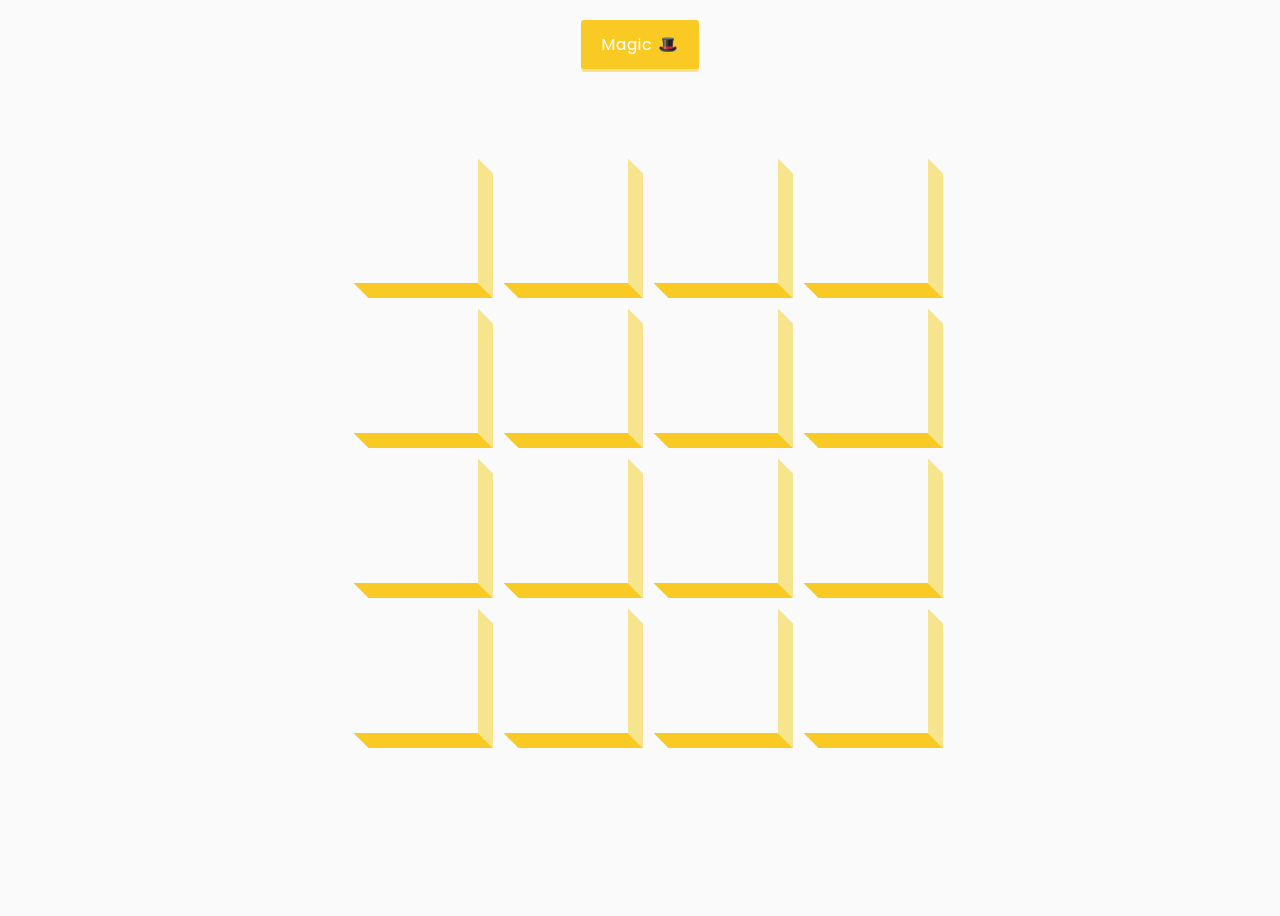
<file: 3dboxesbackground/index.html>
<!DOCTYPE html>
<html lang="en">
  <head>
    <meta charset="UTF-8" />
    <meta name="viewport" content="width=device-width, initial-scale=1.0" />
    <link
      rel="stylesheet"
      href="https://cdnjs.cloudflare.com/ajax/libs/font-awesome/5.14.0/css/all.min.css"
      integrity="sha512-1PKOgIY59xJ8Co8+NE6FZ+LOAZKjy+KY8iq0G4B3CyeY6wYHN3yt9PW0XpSriVlkMXe40PTKnXrLnZ9+fkDaog=="
      crossorigin="anonymous"
    />
    <link rel="stylesheet" href="style.css" />
    <title>3D Boxes Background</title>
  </head>
  <body>
    <button id="btn" class="magic">Magic 🎩</button>
    <div id="boxes" class="boxes big"></div>
    <script src="script.js"></script>
  </body>
</html>
</file>
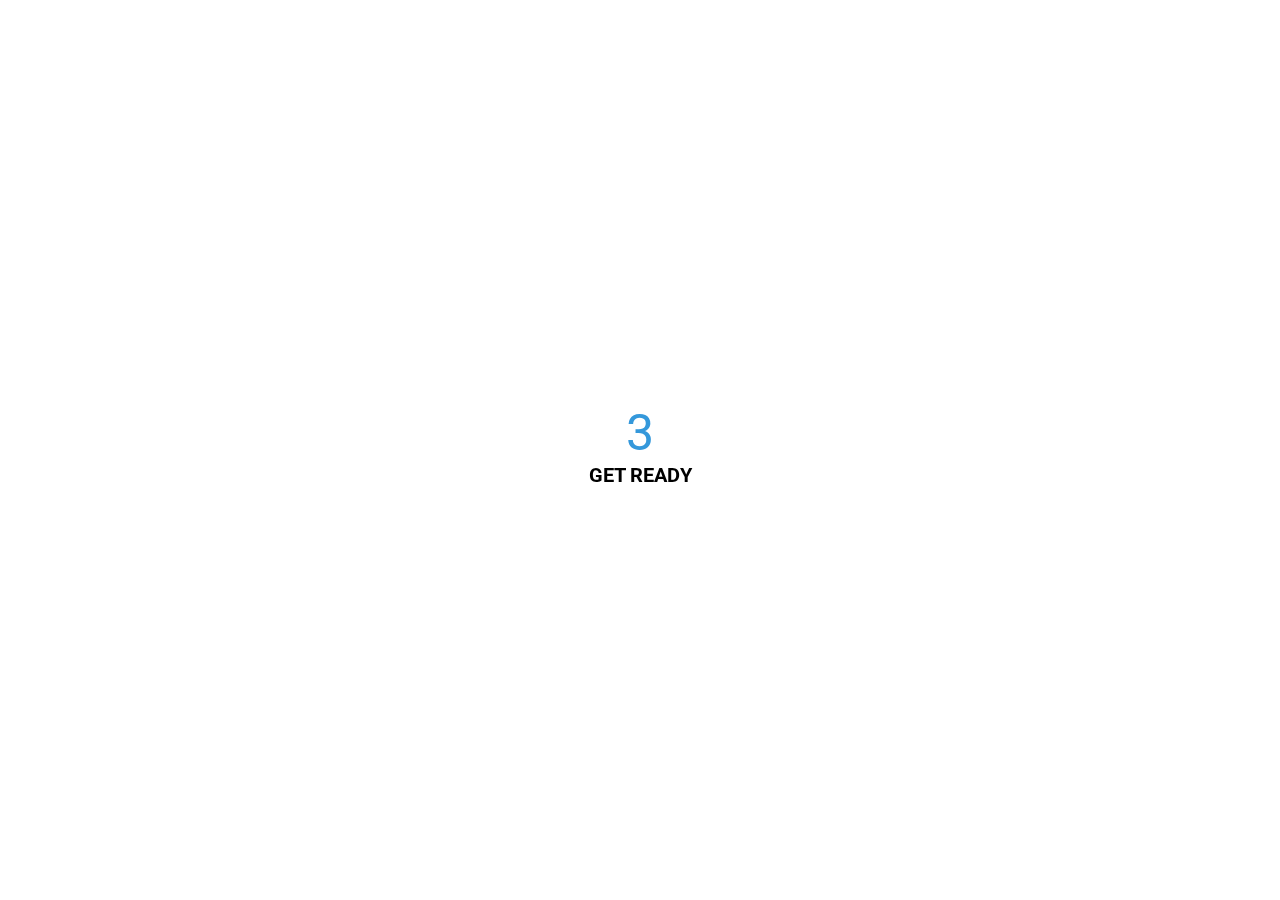
<file: animatedcountdown/index.html>
<!DOCTYPE html>
<html lang="en">
  <head>
    <meta charset="UTF-8" />
    <meta name="viewport" content="width=device-width, initial-scale=1.0" />
    <link rel="stylesheet" href="style.css" />
    <title>Animated Countdown</title>
  </head>
  <body>
    <div class="counter">
      <div class="nums">
        <span class="in">3</span>
        <span>2</span>
        <span>1</span>
        <span>0</span>
      </div>
      <h4>Get Ready</h4>
    </div>

    <div class="final">
      <h1>GO</h1>
      <button id="replay">
        <span>Replay</span>
      </button>
    </div>
    <script src="script.js"></script>
  </body>
</html>
</file>
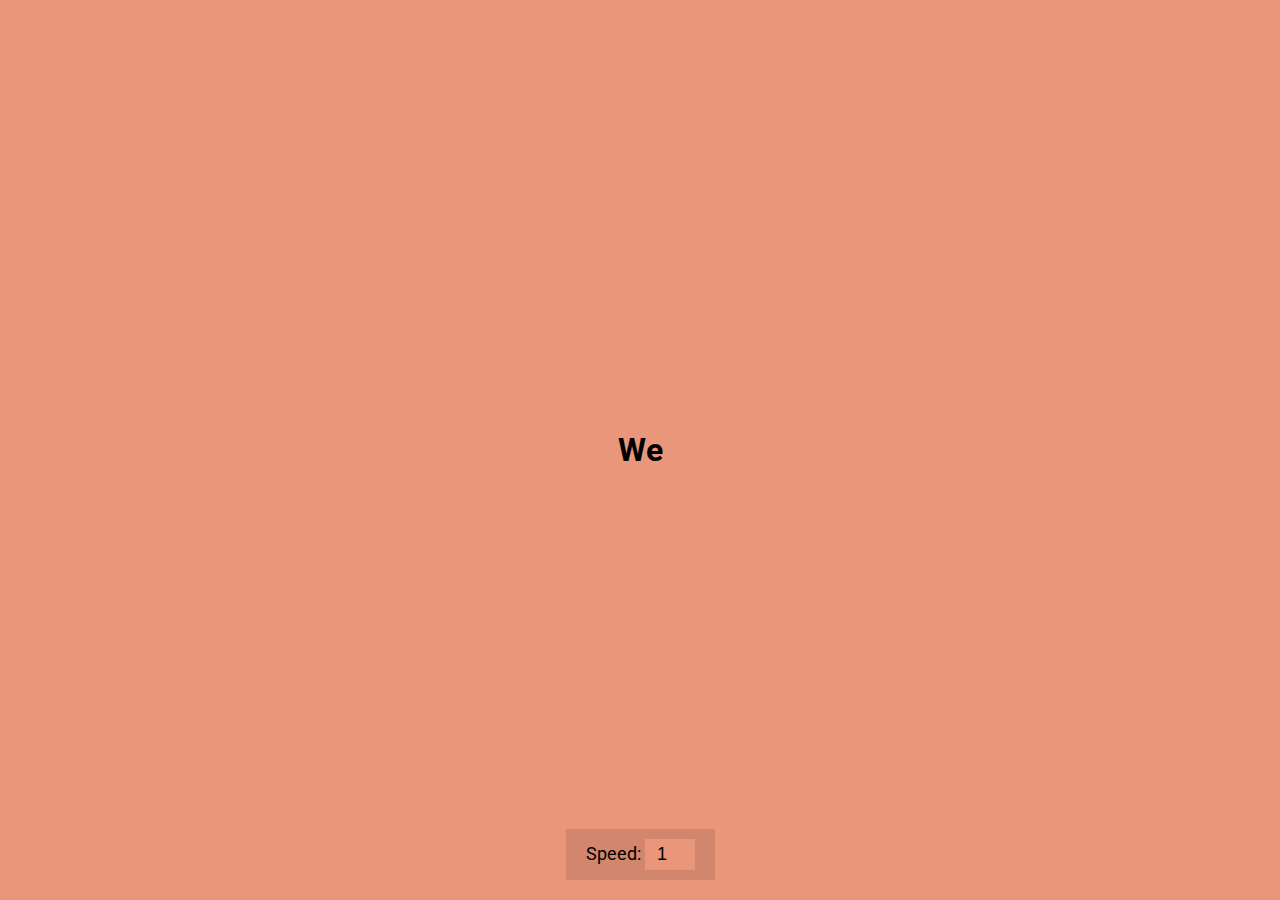
<file: autotexteffect/index.html>
<!DOCTYPE html>
<html lang="en">
  <head>
    <meta charset="UTF-8" />
    <meta name="viewport" content="width=device-width, initial-scale=1.0" />
    <link rel="stylesheet" href="style.css" />
    <title>Auto Text Effect</title>
  </head>
  <body>
    <h1 id="text">Starting...</h1>

    <div>
      <label for="speed">Speed:</label>
      <input type="number" name="speed" id="speed" value="1" min="1" max="10" step="1">
    </div>

    <script src="script.js"></script>
  </body>
</html>
</file>
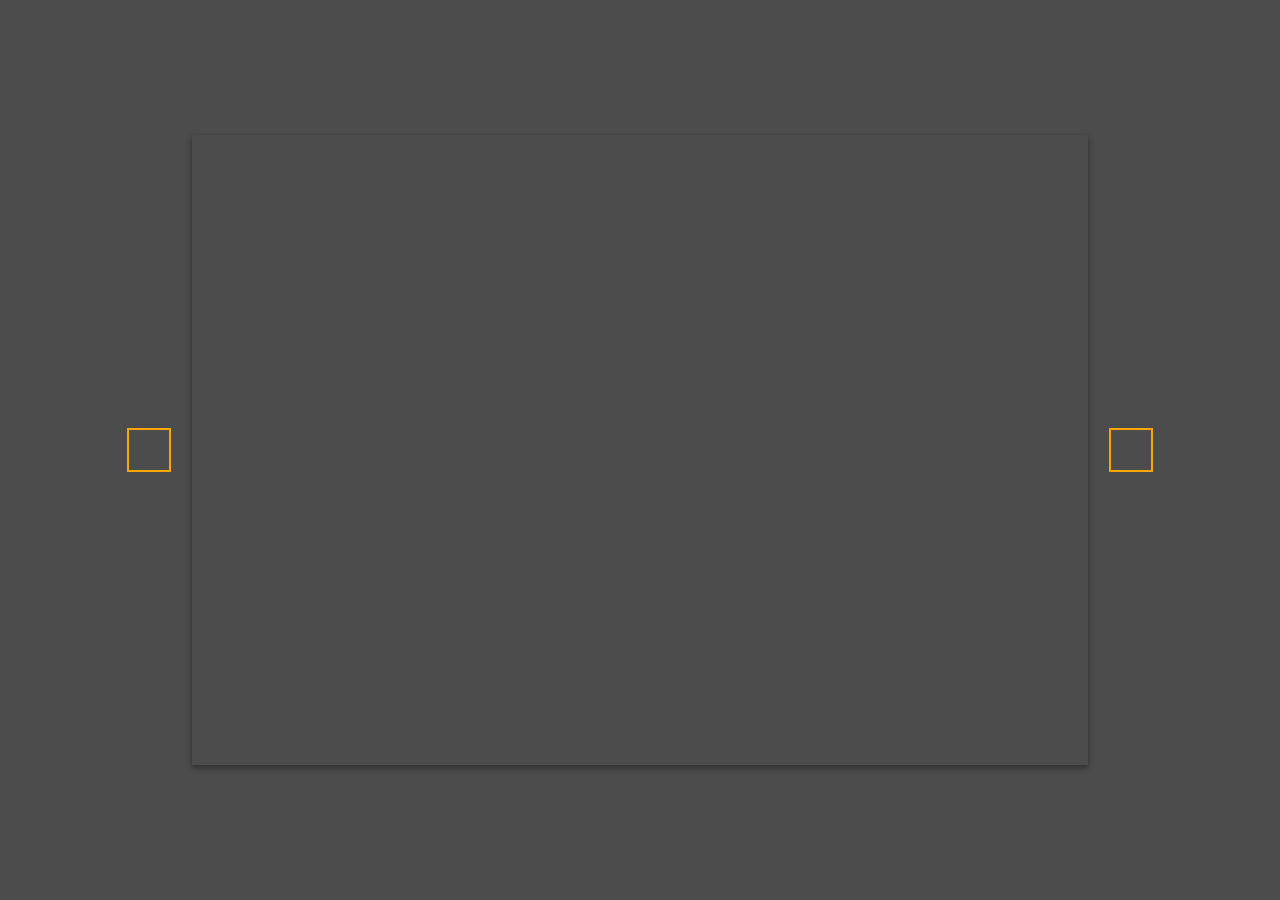
<file: backgroundslider/index.html>
<!DOCTYPE html>
<html lang="en">
  <head>
    <meta charset="UTF-8" />
    <meta name="viewport" content="width=device-width, initial-scale=1.0" />
    <link
      rel="stylesheet"
      href="https://cdnjs.cloudflare.com/ajax/libs/font-awesome/5.14.0/css/all.min.css"
      integrity="sha512-1PKOgIY59xJ8Co8+NE6FZ+LOAZKjy+KY8iq0G4B3CyeY6wYHN3yt9PW0XpSriVlkMXe40PTKnXrLnZ9+fkDaog=="
      crossorigin="anonymous"
    />
    <link rel="stylesheet" href="style.css" />
    <title>Background Slider</title>
  </head>
  <body>
    <div class="slider-container">
      <div
        class="slide active"
        style="
          background-image: url('https://images.unsplash.com/photo-1549880338-65ddcdfd017b?ixlib=rb-1.2.1&ixid=eyJhcHBfaWQiOjEyMDd9&auto=format&fit=crop&w=2100&q=80');
        "
      ></div>
      <div
        class="slide"
        style="
          background-image: url('https://images.unsplash.com/photo-1511593358241-7eea1f3c84e5?ixlib=rb-1.2.1&ixid=eyJhcHBfaWQiOjEyMDd9&auto=format&fit=crop&w=1934&q=80');
        "
      ></div>

      <div
        class="slide"
        style="
          background-image: url('https://images.unsplash.com/photo-1495467033336-2effd8753d51?ixlib=rb-1.2.1&ixid=eyJhcHBfaWQiOjEyMDd9&auto=format&fit=crop&w=2100&q=80');
        "
      ></div>

      <div
        class="slide"
        style="
          background-image: url('https://images.unsplash.com/photo-1522735338363-cc7313be0ae0?ixlib=rb-1.2.1&ixid=eyJhcHBfaWQiOjEyMDd9&auto=format&fit=crop&w=2689&q=80');
        "
      ></div>

      <div
        class="slide"
        style="
          background-image: url('https://images.unsplash.com/photo-1559087867-ce4c91325525?ixlib=rb-1.2.1&ixid=eyJhcHBfaWQiOjEyMDd9&auto=format&fit=crop&w=2100&q=80');
        "
      ></div>

      <button class="arrow left-arrow" id="left">
        <i class="fas fa-arrow-left"></i>
      </button>

      <button class="arrow right-arrow" id="right">
        <i class="fas fa-arrow-right"></i>
      </button>
    </div>
    <script src="script.js"></script>
  </body>
</html>
</file>
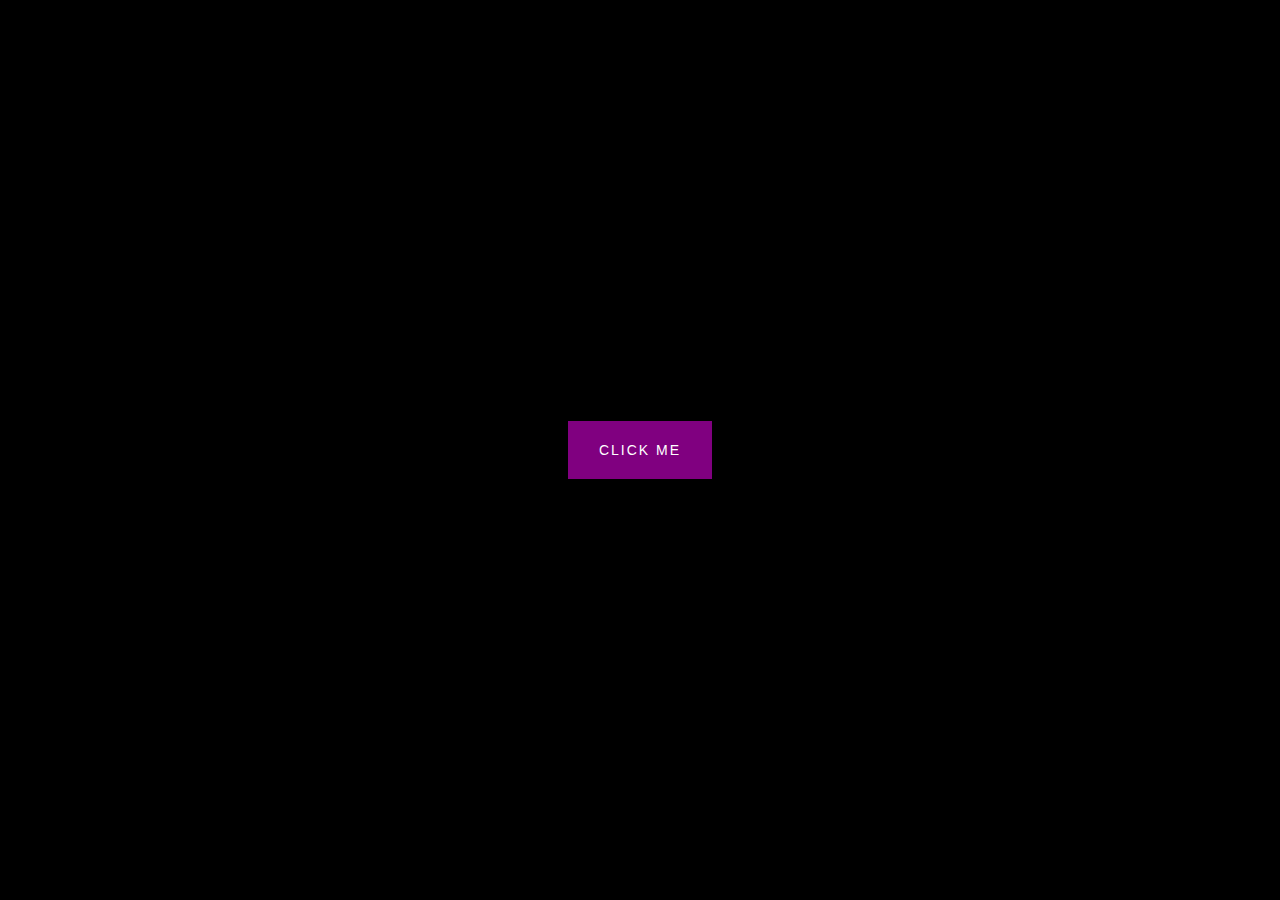
<file: buttonrippleeffect/index.html>
<!DOCTYPE html>
<html lang="en">
  <head>
    <meta charset="UTF-8" />
    <meta name="viewport" content="width=device-width, initial-scale=1.0" />
    <link rel="stylesheet" href="style.css" />
    <title>Button Ripple Effect</title>
  </head>
  <body>
    <button class="ripple">Click Me</button>
    <script src="script.js"></script>
  </body>
</html>
</file>
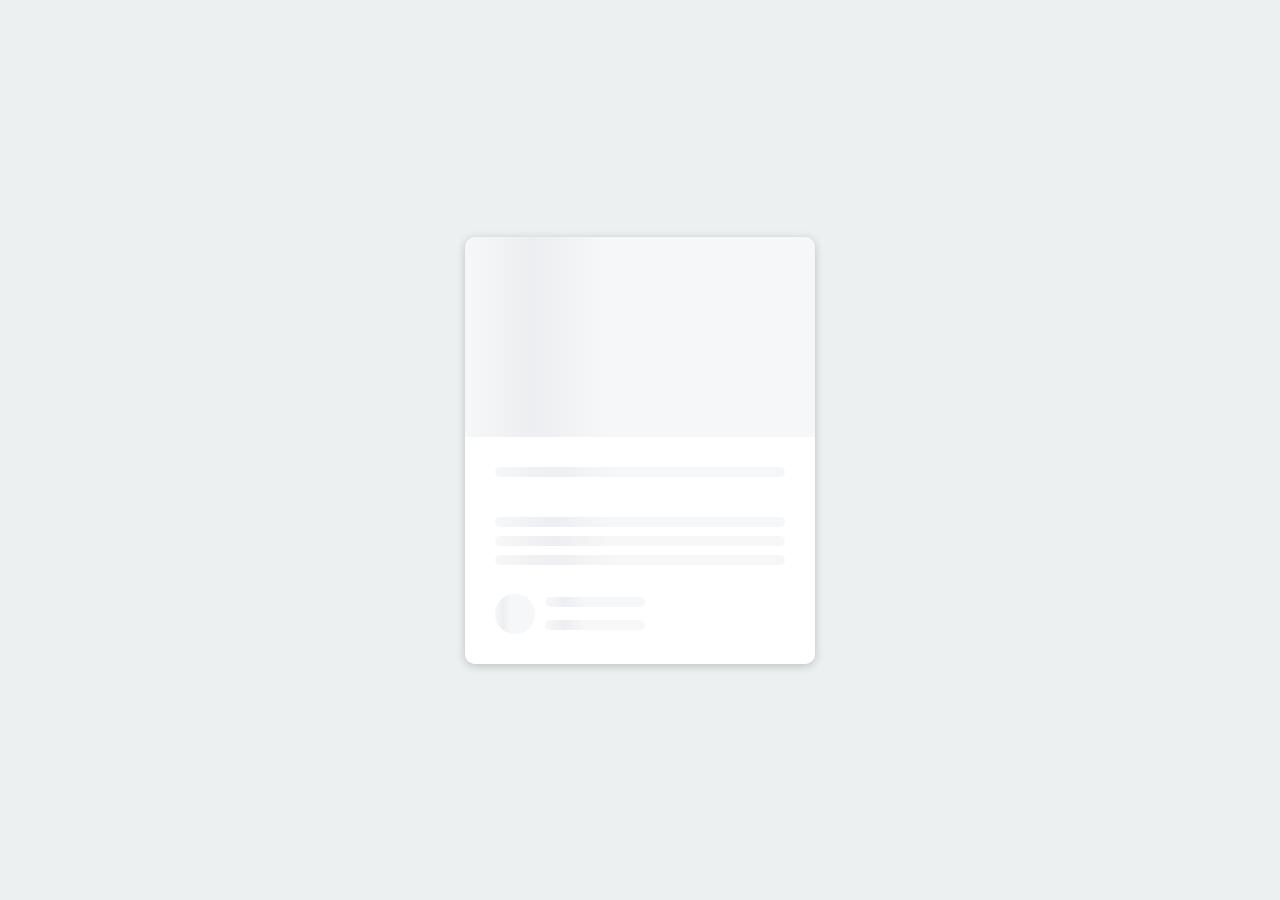
<file: contentplaceholder/index.html>
<!DOCTYPE html>
<html lang="en">
  <head>
    <meta charset="UTF-8" />
    <meta name="viewport" content="width=device-width, initial-scale=1.0" />
    <link rel="stylesheet" href="style.css" />
    <title>Content Placeholder</title>
  </head>
  <body>
    <div class="card">
      <div class="card-header animated-bg" id="header">&nbsp;</div>

      <div class="card-content">
        <h3 class="card-title animated-bg animated-bg-text" id="title">
          &nbsp;
        </h3>
        <p class="card-excerpt" id="excerpt">
          &nbsp;
          <span class="animated-bg animated-bg-text">&nbsp;</span>
          <span class="animated-bg animated-bg-text">&nbsp;</span>
          <span class="animated-bg animated-bg-text">&nbsp;</span>
        </p>
        <div class="author">
          <div class="profile-img animated-bg" id="profile_img">&nbsp;</div>
          <div class="author-info">
            <strong class="animated-bg animated-bg-text" id="name"
              >&nbsp;</strong
            >
            <small class="animated-bg animated-bg-text" id="date">&nbsp;</small>
          </div>
        </div>
      </div>
    </div>

    <script src="script.js"></script>
  </body>
</html>
</file>
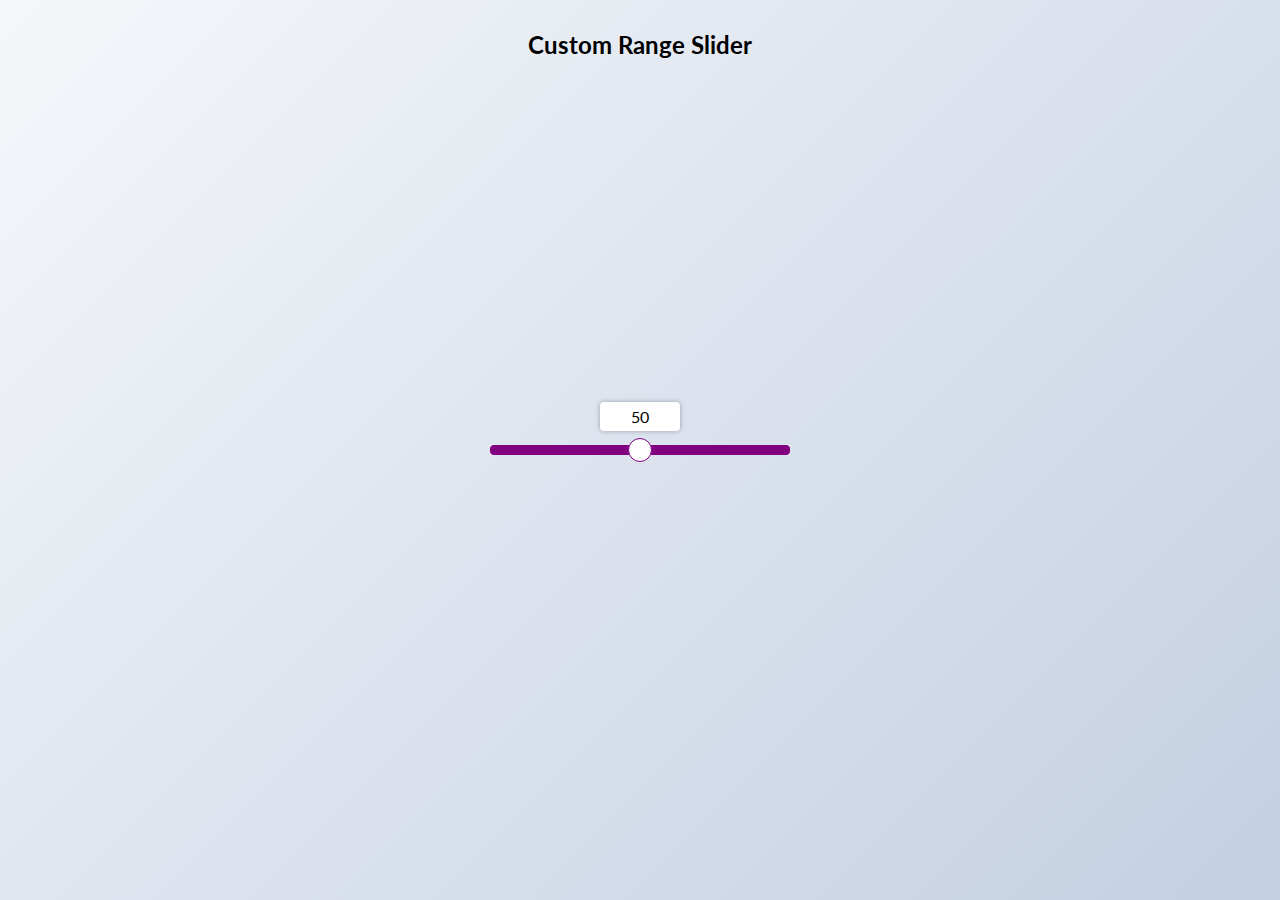
<file: customrangeslider/index.html>
<!DOCTYPE html>
<html lang="en">
  <head>
    <meta charset="UTF-8" />
    <meta name="viewport" content="width=device-width, initial-scale=1.0" />
    <link rel="stylesheet" href="style.css" />
    <title>Custom Range Slider</title>
  </head>
  <body>
    <h2>Custom Range Slider</h2>
    <div class="range-container">
      <input type="range" id="range" min="0" max="100">
      <label for="range">50</label>
    </div>

    <script src="script.js"></script>
  </body>
</html>
</file>
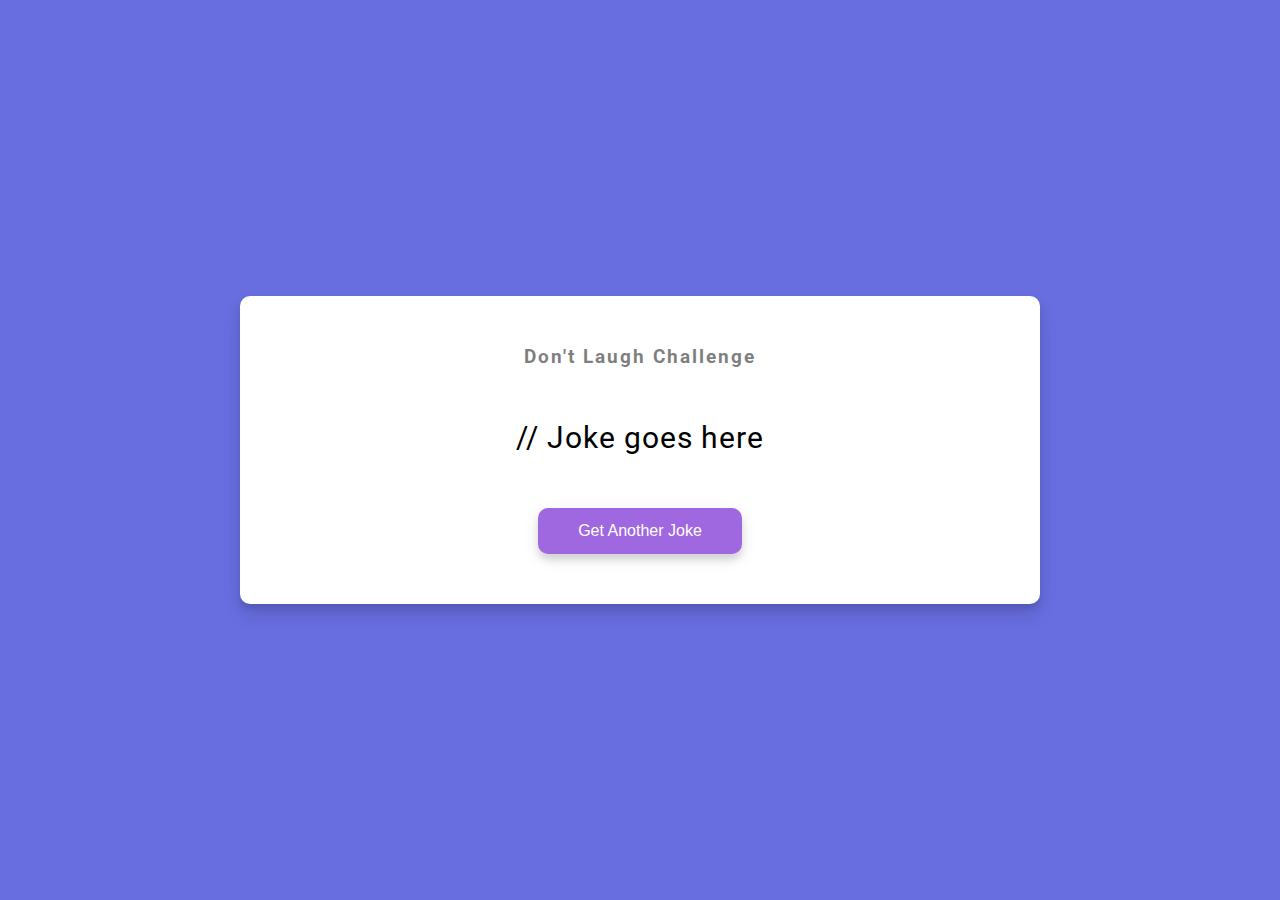
<file: dadjokes/index.html>
<!DOCTYPE html>
<html lang="en">
  <head>
    <meta charset="UTF-8" />
    <meta name="viewport" content="width=device-width, initial-scale=1.0" />
    <link rel="stylesheet" href="style.css" />
    <title>Dad Jokes</title>
  </head>
  <body>
    <div class="container">
      <h3>Don't Laugh Challenge</h3>
      <div id="joke" class="joke">// Joke goes here</div>
      <button id="jokeBtn" class="btn">Get Another Joke</button>
    </div>
    <script src="script.js"></script>
  </body>
</html>
</file>
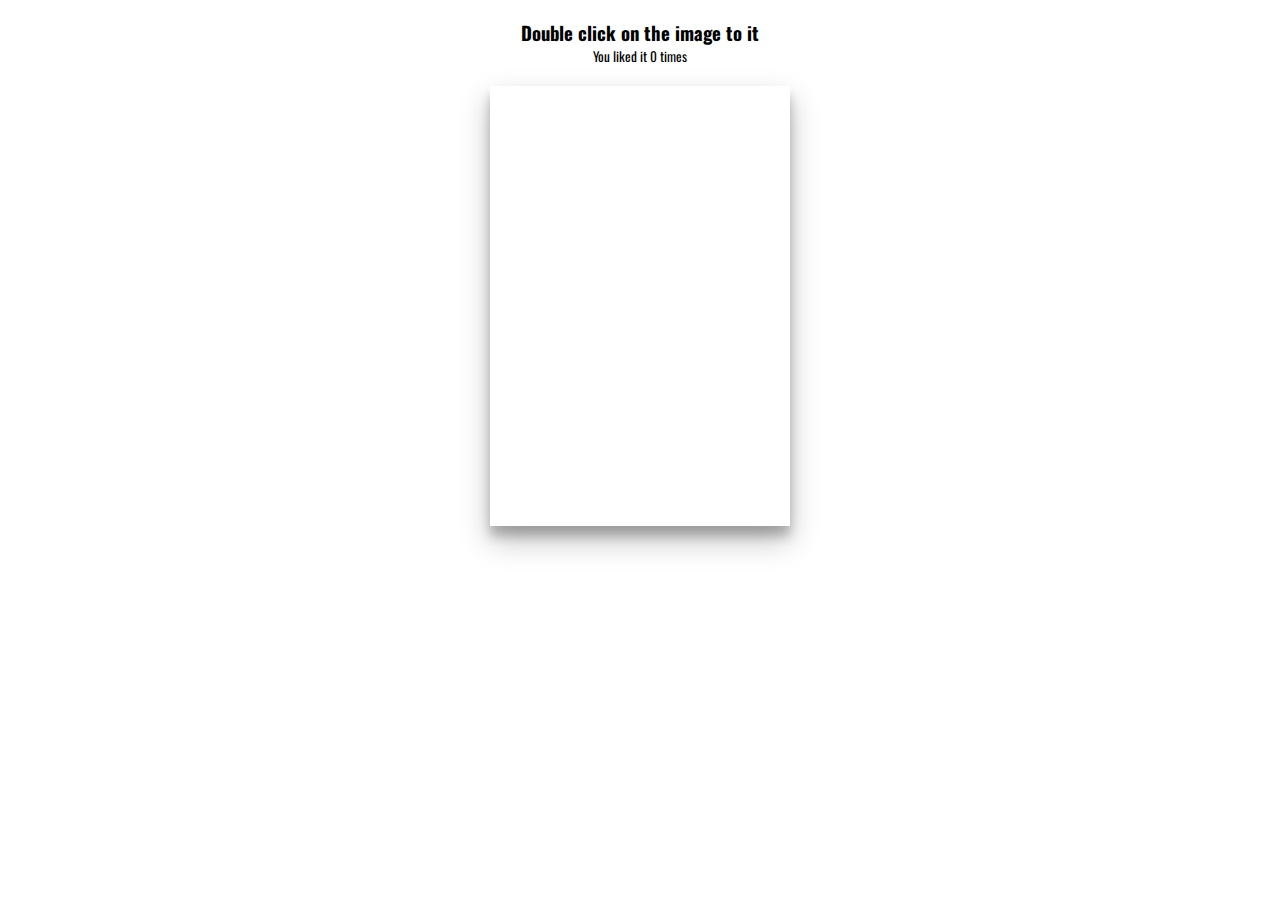
<file: doubleclickheart/index.html>
<!DOCTYPE html>
<html lang="en">
  <head>
    <meta charset="UTF-8" />
    <meta name="viewport" content="width=device-width, initial-scale=1.0" />
    <link rel="stylesheet" href="https://cdnjs.cloudflare.com/ajax/libs/font-awesome/5.14.0/css/all.min.css" integrity="sha512-1PKOgIY59xJ8Co8+NE6FZ+LOAZKjy+KY8iq0G4B3CyeY6wYHN3yt9PW0XpSriVlkMXe40PTKnXrLnZ9+fkDaog==" crossorigin="anonymous" />
    <link rel="stylesheet" href="style.css" />
    <title>Double Click Heart</title>
  </head>
  <body>
    <h3>Double click on the image to <i class="fas fa-heart"></i> it</h3>
    <small>You liked it <span id="times">0</span> times</small>

    <div class="loveMe"></div>

    <script src="script.js"></script>
  </body>
</html>
</file>
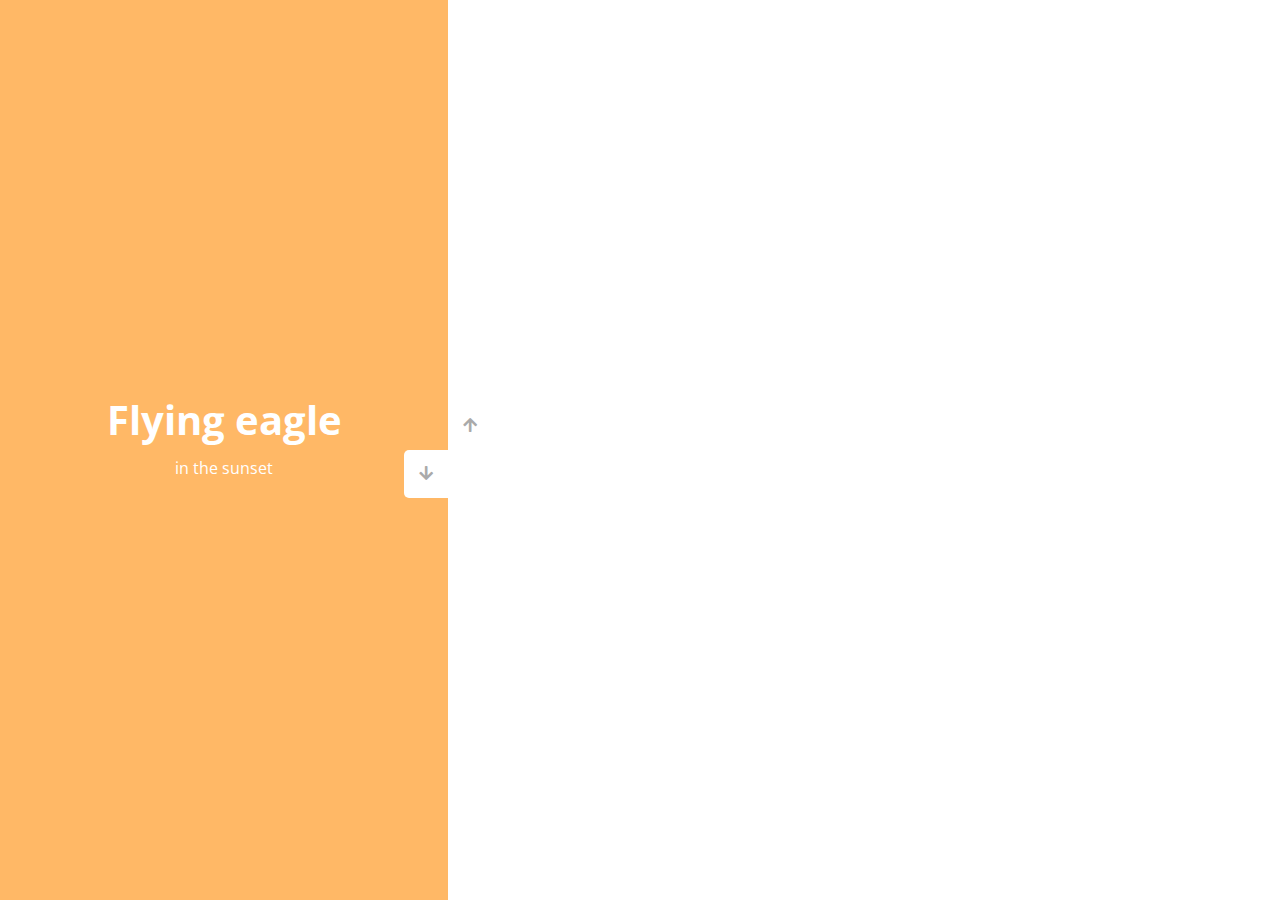
<file: doubleverticalslider/index.html>
<!DOCTYPE html>
<html lang="en">
  <head>
    <meta charset="UTF-8" />
    <meta name="viewport" content="width=device-width, initial-scale=1.0" />
    <link rel="stylesheet" href="https://cdnjs.cloudflare.com/ajax/libs/font-awesome/5.15.1/css/all.min.css" />
    <link rel="stylesheet" href="style.css" />
    <title>Vertical Slider</title>
  </head>
  <body>
    <div class="slider-container">
      <div class="left-slide">
        <div style="background-color: #FD3555">
          <h1>Nature flower</h1>
          <p>all in pink</p>
        </div>
        <div style="background-color: #2A86BA">
          <h1>Bluuue Sky</h1>
          <p>with it's mountains</p>
        </div>
        <div style="background-color: #252E33">
          <h1>Lonely castle</h1>
          <p>in the wilderness</p>
        </div>
        <div style="background-color: #FFB866">
          <h1>Flying eagle</h1>
          <p>in the sunset</p>
        </div>
      </div>
      <div class="right-slide">
        <div style="background-image: url('https://images.unsplash.com/photo-1508768787810-6adc1f613514?ixlib=rb-0.3.5&ixid=eyJhcHBfaWQiOjEyMDd9&s=e27f6661df21ed17ab5355b28af8df4e&auto=format&fit=crop&w=1350&q=80')"></div>
        <div style="background-image: url('https://images.unsplash.com/photo-1519981593452-666cf05569a9?ixlib=rb-0.3.5&ixid=eyJhcHBfaWQiOjEyMDd9&s=90ed8055f06493290dad8da9584a13f7&auto=format&fit=crop&w=715&q=80')"></div>
        <div style="background-image: url('https://images.unsplash.com/photo-1486899430790-61dbf6f6d98b?ixlib=rb-0.3.5&ixid=eyJhcHBfaWQiOjEyMDd9&s=8ecdee5d1b3ed78ff16053b0227874a2&auto=format&fit=crop&w=1002&q=80')"></div>
        <div style="background-image: url('https://images.unsplash.com/photo-1510942201312-84e7962f6dbb?ixlib=rb-0.3.5&ixid=eyJhcHBfaWQiOjEyMDd9&s=da4ca7a78004349f1b63f257e50e4360&auto=format&fit=crop&w=1050&q=80')"></div>
      </div>
      <div class="action-buttons">
        <button class="down-button">
          <i class="fas fa-arrow-down"></i>
        </button>
        <button class="up-button">
          <i class="fas fa-arrow-up"></i>
        </button>
      </div>
    </div>

    <script src="script.js"></script>
  </body>
</html>
</file>
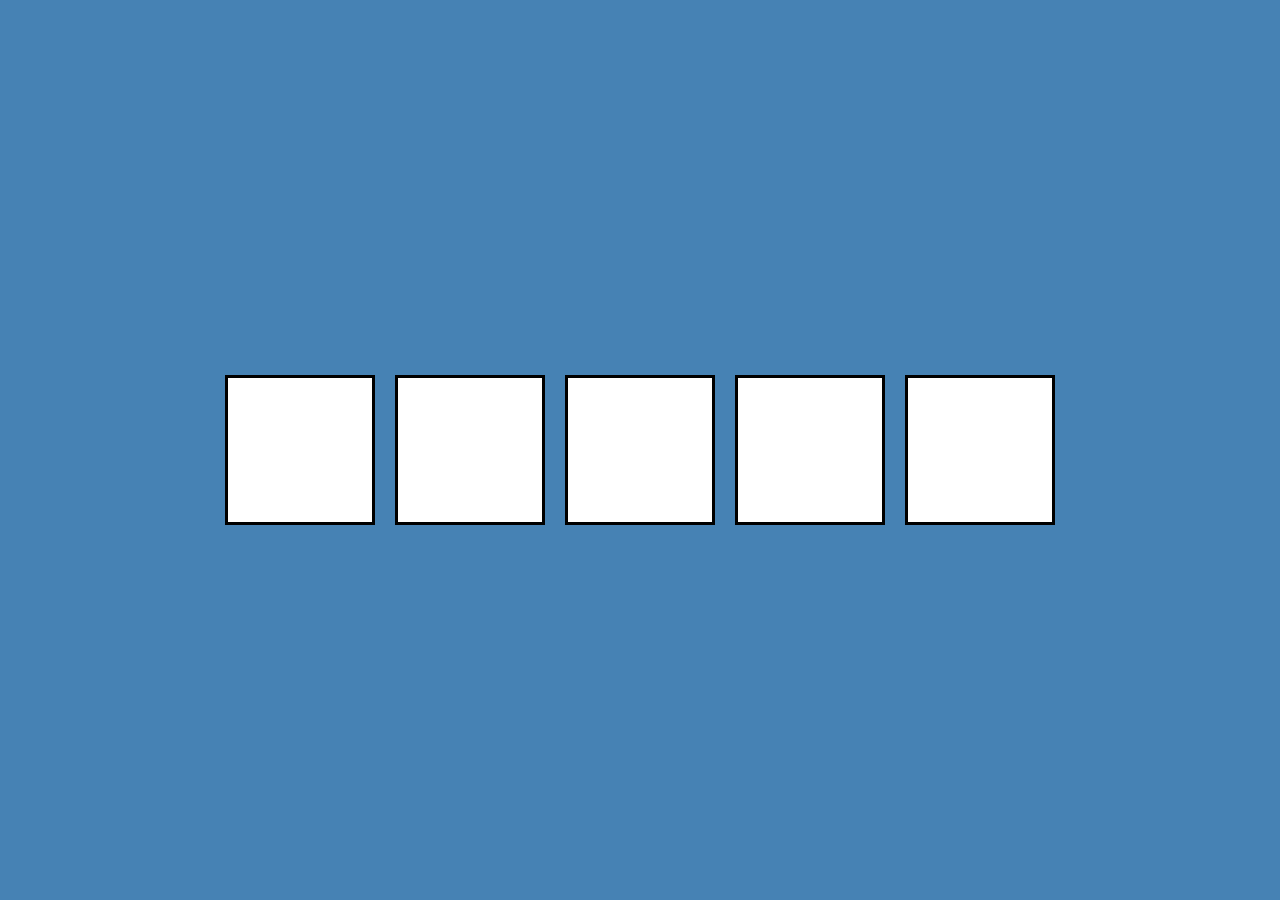
<file: dragndrop/index.html>
<!DOCTYPE html>
<html lang="en">
  <head>
    <meta charset="UTF-8" />
    <meta name="viewport" content="width=device-width, initial-scale=1.0" />
    <link rel="stylesheet" href="style.css" />
    <title>Drag N Drop</title>
  </head>
  <body>
    <div class="empty">
      <div class="fill" draggable="true"></div>
    </div>
    <div class="empty"></div>
    <div class="empty"></div>
    <div class="empty"></div>
    <div class="empty"></div>

    <script src="script.js"></script>
  </body>
</html>
</file>
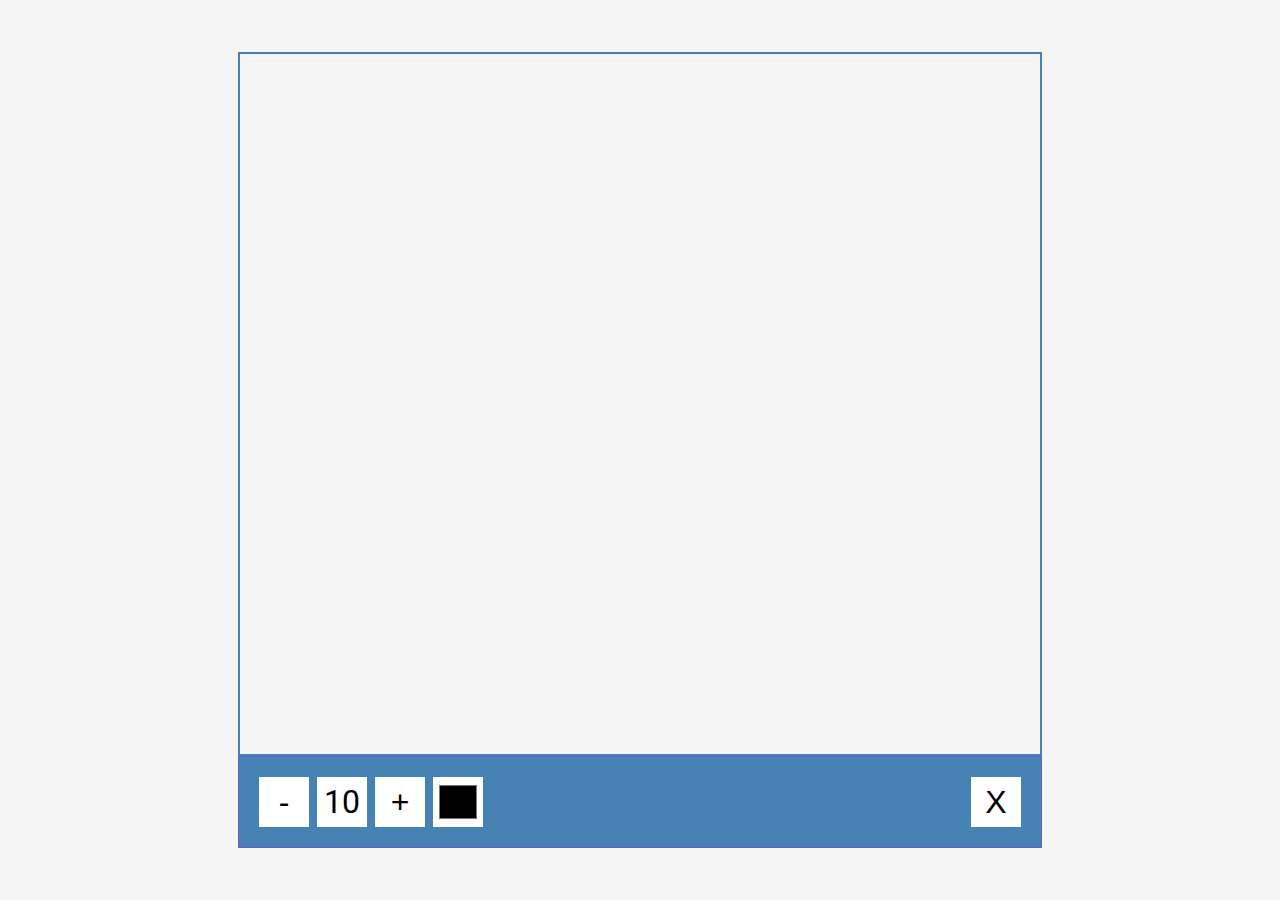
<file: drawingapp/index.html>
<!DOCTYPE html>
<html lang="en">
  <head>
    <meta charset="UTF-8" />
    <meta name="viewport" content="width=device-width, initial-scale=1.0" />
    <link rel="stylesheet" href="style.css" />
    <title>Drawing App</title>
  </head>
  <body>
    <canvas id="canvas" width="800" height="700"></canvas>
    <div class="toolbox">
      <button id="decrease">-</button>
      <span id="size">10</span>
      <button id="increase">+</button>
      <input type="color" id="color">
      <button id="clear">X</button>
    </div>

    <script src="script.js"></script>
  </body>
</html>
</file>
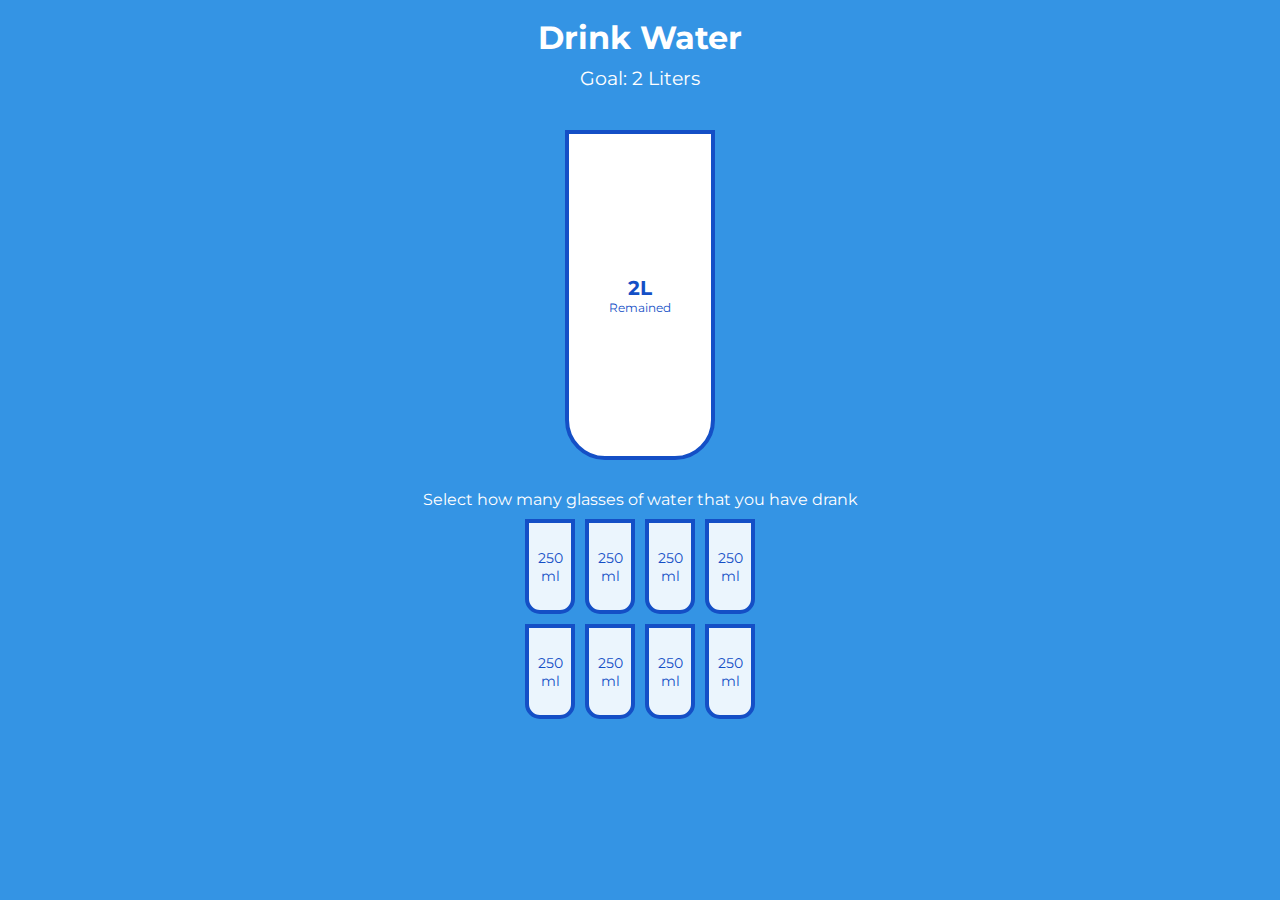
<file: drinkwater/index.html>
<!DOCTYPE html>
<html lang="en">
  <head>
    <meta charset="UTF-8" />
    <meta name="viewport" content="width=device-width, initial-scale=1.0" />
    <link rel="stylesheet" href="style.css" />
    <title>Drink Water</title>
  </head>
  <body>
    <h1>Drink Water</h1>
    <h3>Goal: 2 Liters</h3>

    <div class="cup">
      <div class="remained" id="remained">
        <span id="liters"></span>
        <small>Remained</small>
      </div>

      <div class="percentage" id="percentage"></div>
    </div>

    <p class="text">Select how many glasses of water that you have drank</p>

    <div class="cups">
      <div class="cup cup-small">250 ml</div>
      <div class="cup cup-small">250 ml</div>
      <div class="cup cup-small">250 ml</div>
      <div class="cup cup-small">250 ml</div>
      <div class="cup cup-small">250 ml</div>
      <div class="cup cup-small">250 ml</div>
      <div class="cup cup-small">250 ml</div>
      <div class="cup cup-small">250 ml</div>
    </div>

    <script src="script.js"></script>
  </body>
</html>
</file>
<file: 3dboxesbackground/style.css>
@import url('https://fonts.googleapis.com/css2?family=Roboto:wght@400;700&display=swap');
@import url('https://fonts.googleapis.com/css2?family=Poppins&display=swap');

* {
  box-sizing: border-box;
}

body {
  background-color: #fafafa;
  font-family: 'Roboto', sans-serif;
  display: flex;
  flex-direction: column;
  align-items: center;
  justify-content: center;
  height: 100vh;
  overflow: hidden;
}

.magic {
  background-color: #f9ca24;
  color: #fff;
  font-family: 'Poppins', sans-serif;
  border: 0;
  border-radius: 3px;
  font-size: 16px;
  padding: 12px 20px;
  cursor: pointer;
  position: fixed;
  top: 20px;
  letter-spacing: 1px;
  box-shadow: 0 3px rgba(249, 202, 36, 0.5);
  z-index: 100;
}

.magic:focus {
  outline: none;
}

.magic:active {
  box-shadow: none;
  transform: translateY(2px);
}

.boxes {
  display: flex;
  flex-wrap: wrap;
  justify-content: space-around;
  height: 500px;
  width: 500px;
  position: relative;
  transition: 0.4s ease;
}

.boxes.big {
  width: 600px;
  height: 600px;
}

.boxes.big .box {
  transform: rotateZ(360deg);
}

.box {
  background-image: url('https://media.giphy.com/media/EZqwsBSPlvSda/giphy.gif');
  background-repeat: no-repeat;
  background-size: 500px 500px;
  position: relative;
  height: 125px;
  width: 125px;
  transition: 0.4s ease;
}

.box::after {
  content: '';
  background-color: #f6e58d;
  position: absolute;
  top: 8px;
  right: -15px;
  height: 100%;
  width: 15px;
  transform: skewY(45deg);
}

.box::before {
  content: '';
  background-color: #f9ca24;
  position: absolute;
  bottom: -15px;
  left: 8px;
  height: 15px;
  width: 100%;
  transform: skewX(45deg);
}
</file>
<file: animatedcountdown/style.css>
@import url('https://fonts.googleapis.com/css2?family=Roboto:wght@400;700&display=swap');

* {
  box-sizing: border-box;
}

body {
  font-family: 'Roboto', sans-serif;
  margin: 0;
  height: 100vh;
  overflow: hidden;
}

h4 {
  font-size: 20px;
  margin: 5px;
  text-transform: uppercase;
}

.counter {
  position: fixed;
  top: 50%;
  left: 50%;
  transform: translate(-50%, -50%);
  text-align: center;
}

.counter.hide {
  transform: translate(-50%, -50%) scale(0);
  animation: hide 0.2s ease-out;
}

@keyframes hide {
  0% {
    transform: translate(-50%, -50%) scale(1);
  }

  100% {
    transform: translate(-50%, -50%) scale(0);
  }
}

.final {
  position: fixed;
  top: 50%;
  left: 50%;
  transform: translate(-50%, -50%) scale(0);
  text-align: center;
}

.final.show {
  transform: translate(-50%, -50%) scale(1);
  animation: show 0.2s ease-out;
}

@keyframes show {
  0% {
    transform: translate(-50%, -50%) scale(0);
  }

  30% {
    transform: translate(-50%, -50%) scale(1.4);
  }

  100% {
    transform: translate(-50%, -50%) scale(1);
  }
}

.nums {
  color: #3498db;
  font-size: 50px;
  position: relative;
  overflow: hidden;
  width: 250px;
  height: 50px;
}

.nums span {
  position: absolute;
  top: 50%;
  left: 50%;
  transform: translate(-50%, -50%) rotate(120deg);
  transform-origin: bottom center;
}

.nums span.in {
  transform: translate(-50%, -50%) rotate(0deg);
  animation: goIn 0.5s ease-in-out;
}

.nums span.out {
  animation: goOut 0.5s ease-in-out;
}

@keyframes goIn {
  0% {
    transform: translate(-50%, -50%) rotate(120deg);
  }

  30% {
    transform: translate(-50%, -50%) rotate(-20deg);
  }

  60% {
    transform: translate(-50%, -50%) rotate(10deg);
  }

  100% {
    transform: translate(-50%, -50%) rotate(0deg);
  }
}

@keyframes goOut {
  0% {
    transform: translate(-50%, -50%) rotate(0deg);
  }

  60% {
    transform: translate(-50%, -50%) rotate(20deg);
  }

  100% {
    transform: translate(-50%, -50%) rotate(-120deg);
  }
}

#replay{
  background-color: #3498db;
  border-radius: 3px;
  border: none;
  color: aliceblue;
  padding: 5px;
  text-align: center;
  display: inline-block;
  cursor: pointer;
  transition: all 0.3s;
}

#replay span{
  cursor: pointer;
  display: inline-block;
  position: relative;
  transition: 0.3s;
}

#replay span:after{
  content: '\00bb';
  position: absolute;
  opacity: 0;
  top: 0;
  right: -20px;
  transition: 0.5s;
}

#replay:hover span{
  padding-right: 25px;
}

#replay:hover span:after{
  opacity: 1;
  right: 0;
}
</file>
<file: autotexteffect/style.css>
@import url('https://fonts.googleapis.com/css2?family=Roboto:wght@400;700&display=swap');

* {
  box-sizing: border-box;
}

body {
  background-color: darksalmon;
  font-family: 'Roboto', sans-serif;
  display: flex;
  flex-direction: column;
  align-items: center;
  justify-content: center;
  height: 100vh;
  overflow: hidden;
  margin: 0;
}

div {
  position: absolute;
  bottom: 20px;
  background: rgba(0, 0, 0, 0.1);
  padding: 10px 20px;
  font-size: 18px;
}

input {
  width: 50px;
  padding: 5px;
  font-size: 18px;
  background-color: darksalmon;
  border: none;
  text-align: center;
}

input:focus {
  outline: none;
}
</file>
<file: backgroundslider/style.css>
@import url('https://fonts.googleapis.com/css2?family=Roboto:wght@400;700&display=swap');

* {
  box-sizing: border-box;
}

body {
  font-family: 'Roboto', sans-serif;
  display: flex;
  flex-direction: column;
  align-items: center;
  justify-content: center;
  height: 100vh;
  overflow: hidden;
  margin: 0;
  background-position: center center;
  background-size: cover;
  transition: 0.4s;
}

body::before {
  content: '';
  position: absolute;
  top: 0;
  left: 0;
  width: 100%;
  height: 100vh;
  background-color: rgba(0, 0, 0, 0.7);
  z-index: -1;
}

.slider-container {
  box-shadow: 0 3px 6px rgba(0, 0, 0, 0.16), 0 3px 6px rgba(0, 0, 0, 0.23);
  height: 70vh;
  width: 70vw;
  position: relative;
  overflow: hidden;
}

.slide {
  opacity: 0;
  height: 100vh;
  width: 100vw;
  background-position: center center;
  background-size: cover;
  position: absolute;
  top: -15vh;
  left: -15vw;
  transition: 0.4s ease;
  z-index: 1;
}

.slide.active {
  opacity: 1;
}

.arrow {
  position: fixed;
  background-color: transparent;
  color: #fff;
  padding: 20px;
  font-size: 30px;
  border: 2px solid orange;
  top: 50%;
  transform: translateY(-50%);
  cursor: pointer;
}

.arrow:focus {
  outline: 0;
}

.left-arrow {
  left: calc(15vw - 65px);
}

.right-arrow {
  right: calc(15vw - 65px);
}
</file>
<file: buttonrippleeffect/style.css>
@import url('https://fonts.googleapis.com/css2?family=Roboto:wght@400;700&display=swap');

* {
  box-sizing: border-box;
}

body {
  background-color: #000;
  font-family: 'Roboto', sans-serif;
  display: flex;
  flex-direction: column;
  align-items: center;
  justify-content: center;
  height: 100vh;
  overflow: hidden;
  margin: 0;
}

button {
  background-color: purple;
  color: #fff;
  border: 1px purple solid;
  font-size: 14px;
  text-transform: uppercase;
  letter-spacing: 2px;
  padding: 20px 30px;
  overflow: hidden;
  margin: 10px 0;
  position: relative;
}

button:focus {
  outline: none;
}

button .circle {
  position: absolute;
  background-color: #fff;
  width: 100px;
  height: 100px;
  border-radius: 50%;
  transform: translate(-50%, -50%) scale(0);
  animation: scale 0.5s ease-out;
}

@keyframes scale {
  to {
    transform: translate(-50%, -50%) scale(3);
    opacity: 0;
  }
}
</file>
<file: contentplaceholder/style.css>
@import url('https://fonts.googleapis.com/css2?family=Roboto:wght@400;700&display=swap');

* {
  box-sizing: border-box;
}

body {
  background-color: #ecf0f1;
  font-family: 'Roboto', sans-serif;
  display: flex;
  align-items: center;
  justify-content: center;
  height: 100vh;
  overflow: hidden;
  margin: 0;
}

img {
  max-width: 100%;
}

.card {
  box-shadow: 0 2px 10px rgba(0, 0, 0, 0.2);
  border-radius: 10px;
  overflow: hidden;
  width: 350px;
}

.card-header {
  height: 200px;
}

.card-header img {
  object-fit: cover;
  height: 100%;
  width: 100%;
}

.card-content {
  background-color: #fff;
  padding: 30px;
}

.card-title {
  height: 20px;
  margin: 0;
}

.card-excerpt {
  color: #777;
  margin: 10px 0 20px;
}

.author {
  display: flex;
}

.profile-img {
  border-radius: 50%;
  overflow: hidden;
  height: 40px;
  width: 40px;
}

.author-info {
  display: flex;
  flex-direction: column;
  justify-content: space-around;
  margin-left: 10px;
  width: 100px;
}

.author-info small {
  color: #aaa;
  margin-top: 5px;
}

.animated-bg {
  background-image: linear-gradient(
    to right,
    #f6f7f8 0%,
    #edeef1 10%,
    #f6f7f8 20%,
    #f6f7f8 100%
  );
  background-size: 200% 100%;
  animation: bgPos 1s linear infinite;
}

.animated-bg-text {
  border-radius: 50px;
  display: inline-block;
  margin: 0;
  height: 10px;
  width: 100%;
}

@keyframes bgPos {
  0% {
    background-position: 50% 0;
  }

  100% {
    background-position: -150% 0;
  }
}
</file>
<file: customrangeslider/style.css>
@import url('https://fonts.googleapis.com/css?family=Lato&display=swap');

* {
  box-sizing: border-box;
}

body {
  background-image: linear-gradient(135deg, #f5f7fa 0%, #c3cfe2 100%);
  font-family: 'Lato', sans-serif;
  display: flex;
  flex-direction: column;
  align-items: center;
  justify-content: center;
  height: 100vh;
  overflow: hidden;
  margin: 0;
}

h2 {
  position: absolute;
  top: 10px;
}

.range-container {
  position: relative;
}

input[type='range'] {
  width: 300px;
  margin: 18px 0;
  -webkit-appearance: none;
}

input[type='range']:focus {
  outline: none;
}

input[type='range'] + label {
  background-color: #fff;
  position: absolute;
  top: -25px;
  left: 110px;
  width: 80px;
  padding: 5px 0;
  text-align: center;
  border-radius: 4px;
  box-shadow: 0 0 5px rgba(0, 0, 0, 0.3);
}

/* Chrome & Safari */
input[type='range']::-webkit-slider-runnable-track {
  background: purple;
  border-radius: 4px;
  width: 100%;
  height: 10px;
  cursor: pointer;
}

input[type='range']::-webkit-slider-thumb {
  -webkit-appearance: none;
  height: 24px;
  width: 24px;
  background: #fff;
  border-radius: 50%;
  border: 1px solid purple;
  margin-top: -7px;
  cursor: pointer;
}

/* Firefox */
input[type='range']::-moz-range-track {
  background: purple;
  border-radius: 4px;
  width: 100%;
  height: 13px;
  cursor: pointer;
}

input[type='range']::-moz-range-thumb {
  -webkit-appearance: none;
  height: 24px;
  width: 24px;
  background: #fff;
  border-radius: 50%;
  border: 1px solid purple;
  margin-top: -7px;
  cursor: pointer;
}

/* IE */
input[type='range']::-ms-track {
  background: purple;
  border-radius: 4px;
  width: 100%;
  height: 13px;
  cursor: pointer;
}

input[type='range']::-ms-thumb {
  -webkit-appearance: none;
  height: 24px;
  width: 24px;
  background: #fff;
  border-radius: 50%;
  border: 1px solid purple;
  margin-top: -7px;
  cursor: pointer;
}
</file>
<file: dadjokes/style.css>
@import url('https://fonts.googleapis.com/css2?family=Roboto:wght@400;700&display=swap');

* {
  box-sizing: border-box;
}

body {
  background-color: #686de0;
  font-family: 'Roboto', sans-serif;
  display: flex;
  flex-direction: column;
  align-items: center;
  justify-content: center;
  height: 100vh;
  overflow: hidden;
  margin: 0;
  padding: 20px;
}

.container {
  background-color: #fff;
  border-radius: 10px;
  box-shadow: 0 10px 20px rgba(0, 0, 0, 0.1), 0 6px 6px rgba(0, 0, 0, 0.1);
  padding: 50px 20px;
  text-align: center;
  max-width: 100%;
  width: 800px;
}

h3 {
  margin: 0;
  opacity: 0.5;
  letter-spacing: 2px;
}

.joke {
  font-size: 30px;
  letter-spacing: 1px;
  line-height: 40px;
  margin: 50px auto;
  max-width: 600px;
}

.btn {
  background-color: #9f68e0;
  color: #fff;
  border: 0;
  border-radius: 10px;
  box-shadow: 0 5px 15px rgba(0, 0, 0, 0.1), 0 6px 6px rgba(0, 0, 0, 0.1);
  padding: 14px 40px;
  font-size: 16px;
  cursor: pointer;
}

.btn:active {
  transform: scale(0.98);
}

.btn:focus {
  outline: 0;
}
</file>
<file: doubleclickheart/style.css>
@import url('https://fonts.googleapis.com/css?family=Oswald');

* {
  box-sizing: border-box;
}

body {
  font-family: 'Oswald', sans-serif;
  text-align: center;
  overflow: hidden;
  margin: 0;
}

h3 {
  margin-bottom: 0;
  text-align: center;
}

small {
  display: block;
  margin-bottom: 20px;
  text-align: center;
}

.fa-heart {
  color: red;
}

.loveMe {
  height: 440px;
  width: 300px;
  background: url('https://images.unsplash.com/photo-1504215680853-026ed2a45def?ixlib=rb-1.2.1&ixid=eyJhcHBfaWQiOjEyMDd9&auto=format&fit=crop&w=334&q=80')
    no-repeat center center/cover;
  margin: auto;
  cursor: pointer;
  max-width: 100%;
  position: relative;
  box-shadow: 0 14px 28px rgba(0, 0, 0, 0.25), 0 10px 10px rgba(0, 0, 0, 0.22);
  overflow: hidden;
}

.loveMe .fa-heart {
  position: absolute;
  animation: grow 0.6s linear;
  transform: translate(-50%, -50%) scale(0);
}

@keyframes grow {
  to {
    transform: translate(-50%, -50%) scale(10);
    opacity: 0;
  }
}
</file>
<file: doubleverticalslider/style.css>
@import url('https://fonts.googleapis.com/css?family=Open+Sans');

* {
  box-sizing: border-box;
  margin: 0;
  padding: 0;
}

body {
  font-family: 'Open Sans', sans-serif;
  height: 100vh;
}

.slider-container {
  position: relative;
  overflow: hidden;
  width: 100vw;
  height: 100vh;
}

.left-slide {
  height: 100%;
  width: 35%;
  position: absolute;
  top: 0;
  left: 0;
  transition: transform 0.5s ease-in-out;
}

.left-slide > div {
  height: 100%;
  width: 100%;
  display: flex;
  flex-direction: column;
  align-items: center;
  justify-content: center;
  color: #fff;
}

.left-slide h1 {
  font-size: 40px;
  margin-bottom: 10px;
  margin-top: -30px;
}

.right-slide {
  height: 100%;
  position: absolute;
  top: 0;
  left: 35%;
  width: 65%;
  transition: transform 0.5s ease-in-out;
}

.right-slide > div {
  background-repeat: no-repeat;
  background-size: cover;
  background-position: center center;
  height: 100%;
  width: 100%;
}

button {
  background-color: #fff;
  border: none;
  color: #aaa;
  cursor: pointer;
  font-size: 16px;
  padding: 15px;
}

button:hover {
  color: #222;
}

button:focus {
  outline: none;
}

.slider-container .action-buttons button {
  position: absolute;
  left: 35%;
  top: 50%;
  z-index: 100;
}

.slider-container .action-buttons .down-button {
  transform: translateX(-100%);
  border-top-left-radius: 5px;
  border-bottom-left-radius: 5px;
}

.slider-container .action-buttons .up-button {
  transform: translateY(-100%);
  border-top-right-radius: 5px;
  border-bottom-right-radius: 5px;
}
</file>
<file: dragndrop/style.css>
* {
  box-sizing: border-box;
}

body {
  background-color: steelblue;
  display: flex;
  align-items: center;
  justify-content: center;
  height: 100vh;
  overflow: hidden;
  margin: 0;
}

.empty {
  height: 150px;
  width: 150px;
  margin: 10px;
  border: solid 3px black;
  background: white;
}

.fill {
  background-image: url('https://source.unsplash.com/random/150x150');
  height: 145px;
  width: 145px;
  cursor: pointer;
}

.hold {
  border: solid 5px #ccc;
}

.hovered {
  background-color: #333;
  border-color: white;
  border-style: dashed;
}

@media (max-width: 800px) {
  body {
    flex-direction: column;
  }
}
</file>
<file: drawingapp/style.css>
@import url('https://fonts.googleapis.com/css2?family=Roboto:wght@400;700&display=swap');

* {
  box-sizing: border-box;
}

body {
  background-color: #f5f5f5;
  font-family: 'Roboto', sans-serif;
  display: flex;
  flex-direction: column;
  align-items: center;
  justify-content: center;
  height: 100vh;
  margin: 0;
}

canvas {
  border: 2px solid steelblue;
}

.toolbox {
  background-color: steelblue;
  border: 1px solid slateblue;
  display: flex;
  width: 804px;
  padding: 1rem;
}

.toolbox > * {
  background-color: #fff;
  border: none;
  display: inline-flex;
  align-items: center;
  justify-content: center;
  font-size: 2rem;
  height: 50px;
  width: 50px;
  margin: 0.25rem;
  padding: 0.25rem;
  cursor: pointer;
}

.toolbox > *:last-child {
  margin-left: auto;
}
</file>
<file: drinkwater/style.css>
@import url('https://fonts.googleapis.com/css?family=Montserrat:400,600&display=swap');

:root {
  --border-color: #144fc6;
  --fill-color: #6ab3f8;
}

* {
  box-sizing: border-box;
}

body {
  background-color: #3494e4;
  color: #fff;
  font-family: 'Montserrat', sans-serif;
  display: flex;
  flex-direction: column;
  align-items: center;
  margin-bottom: 40px;
}

h1 {
  margin: 10px 0 0;
}

h3 {
  font-weight: 400;
  margin: 10px 0;
}

.cup {
  background-color: #fff;
  border: 4px solid var(--border-color);
  color: var(--border-color);
  border-radius: 0 0 40px 40px;
  height: 330px;
  width: 150px;
  margin: 30px 0;
  display: flex;
  flex-direction: column;
  overflow: hidden;
}

.cup.cup-small {
  height: 95px;
  width: 50px;
  border-radius: 0 0 15px 15px;
  background-color: rgba(255, 255, 255, 0.9);
  cursor: pointer;
  font-size: 14px;
  align-items: center;
  justify-content: center;
  text-align: center;
  margin: 5px;
  transition: 0.3s ease;
}

.cup.cup-small.full {
  background-color: var(--fill-color);
  color: #fff;
}

.cups {
  display: flex;
  flex-wrap: wrap;
  align-items: center;
  justify-content: center;
  width: 280px;
}

.remained {
  display: flex;
  flex-direction: column;
  align-items: center;
  justify-content: center;
  text-align: center;
  flex: 1;
  transition: 0.3s ease;
}

.remained span {
  font-size: 20px;
  font-weight: bold;
}

.remained small {
  font-size: 12px;
}

.percentage {
  background-color: var(--fill-color);
  display: flex;
  align-items: center;
  justify-content: center;
  font-weight: bold;
  font-size: 30px;
  height: 0;
  transition: 0.3s ease;
}

.text {
  text-align: center;
  margin: 0 0 5px;
}
</file>
